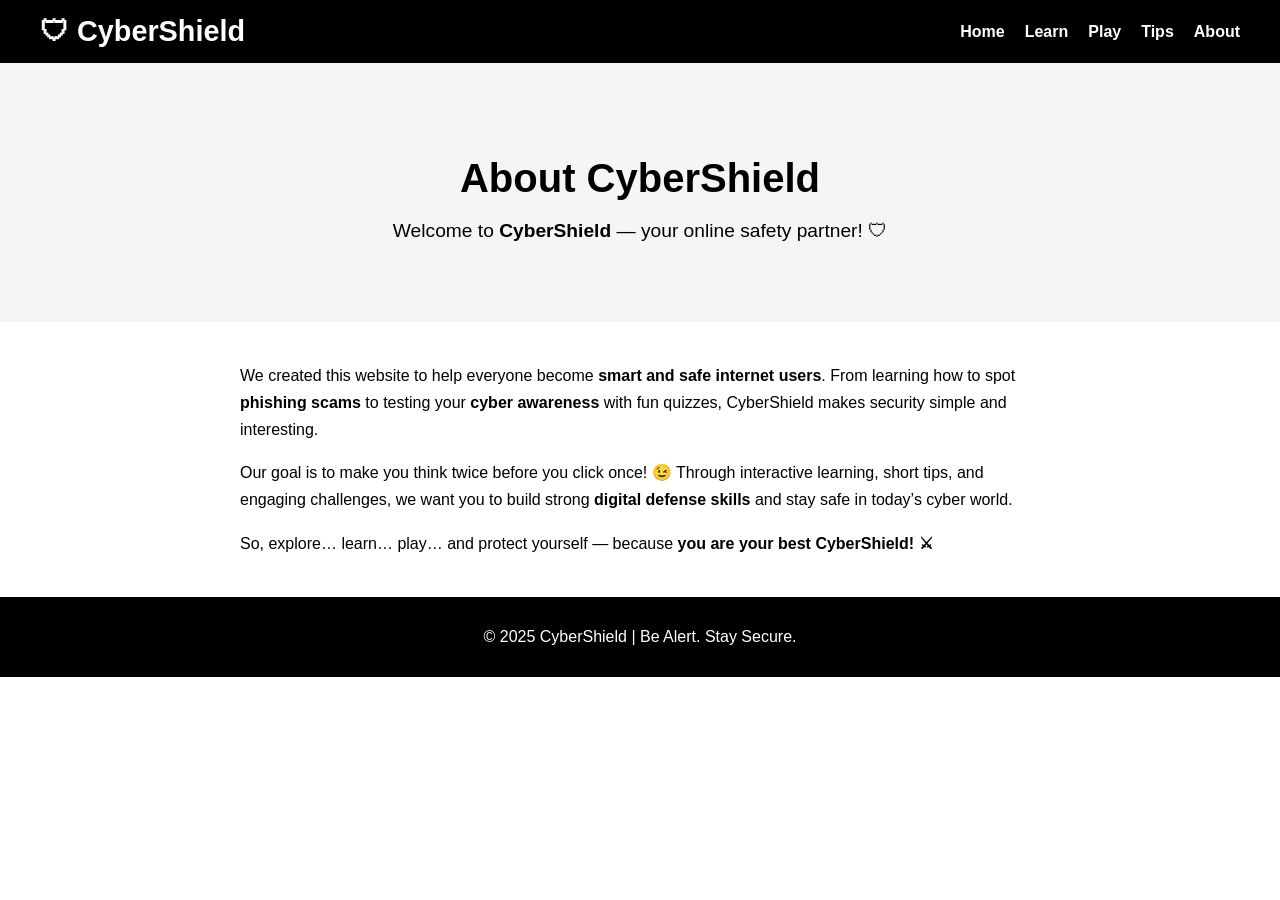
<file: about.html>
<!DOCTYPE html>
<html lang="en">
<head>
  <meta charset="UTF-8">
  <meta name="viewport" content="width=device-width, initial-scale=1.0">
  <title>CyberShield - About</title>
  <link rel="stylesheet" href="about.css">
</head>
<body>
  <header>
    <h1>🛡 CyberShield</h1>
    <nav>
      <a href="../index.html">Home</a>
      <a href="../learn/learn.html">Learn</a>
      <a href="../play/play.html">Play</a>
      <a href="../tips/tips.html">Tips</a>
      <a href="about.html">About</a>
    </nav>
  </header>

  <main>
    <section class="about-hero">
      <h2>About CyberShield</h2>
      <p>Welcome to <strong>CyberShield</strong> — your online safety partner! 🛡</p>
    </section>

    <section class="about-content">
      <p>
        We created this website to help everyone become <strong>smart and safe internet users</strong>. 
        From learning how to spot <strong>phishing scams</strong> to testing your 
        <strong>cyber awareness</strong> with fun quizzes, CyberShield makes security simple and interesting.
      </p>

      <p>
        Our goal is to make you think twice before you click once! 😉 Through interactive learning, short tips, 
        and engaging challenges, we want you to build strong <strong>digital defense skills</strong> 
        and stay safe in today’s cyber world.
      </p>

      <p>
        So, explore… learn… play… and protect yourself — because 
        <strong>you are your best CyberShield! ⚔</strong>
      </p>
    </section>
  </main>

  <footer>
    <p>&copy; 2025 CyberShield | Be Alert. Stay Secure.</p>
  </footer>
</body>
</html>
</file>
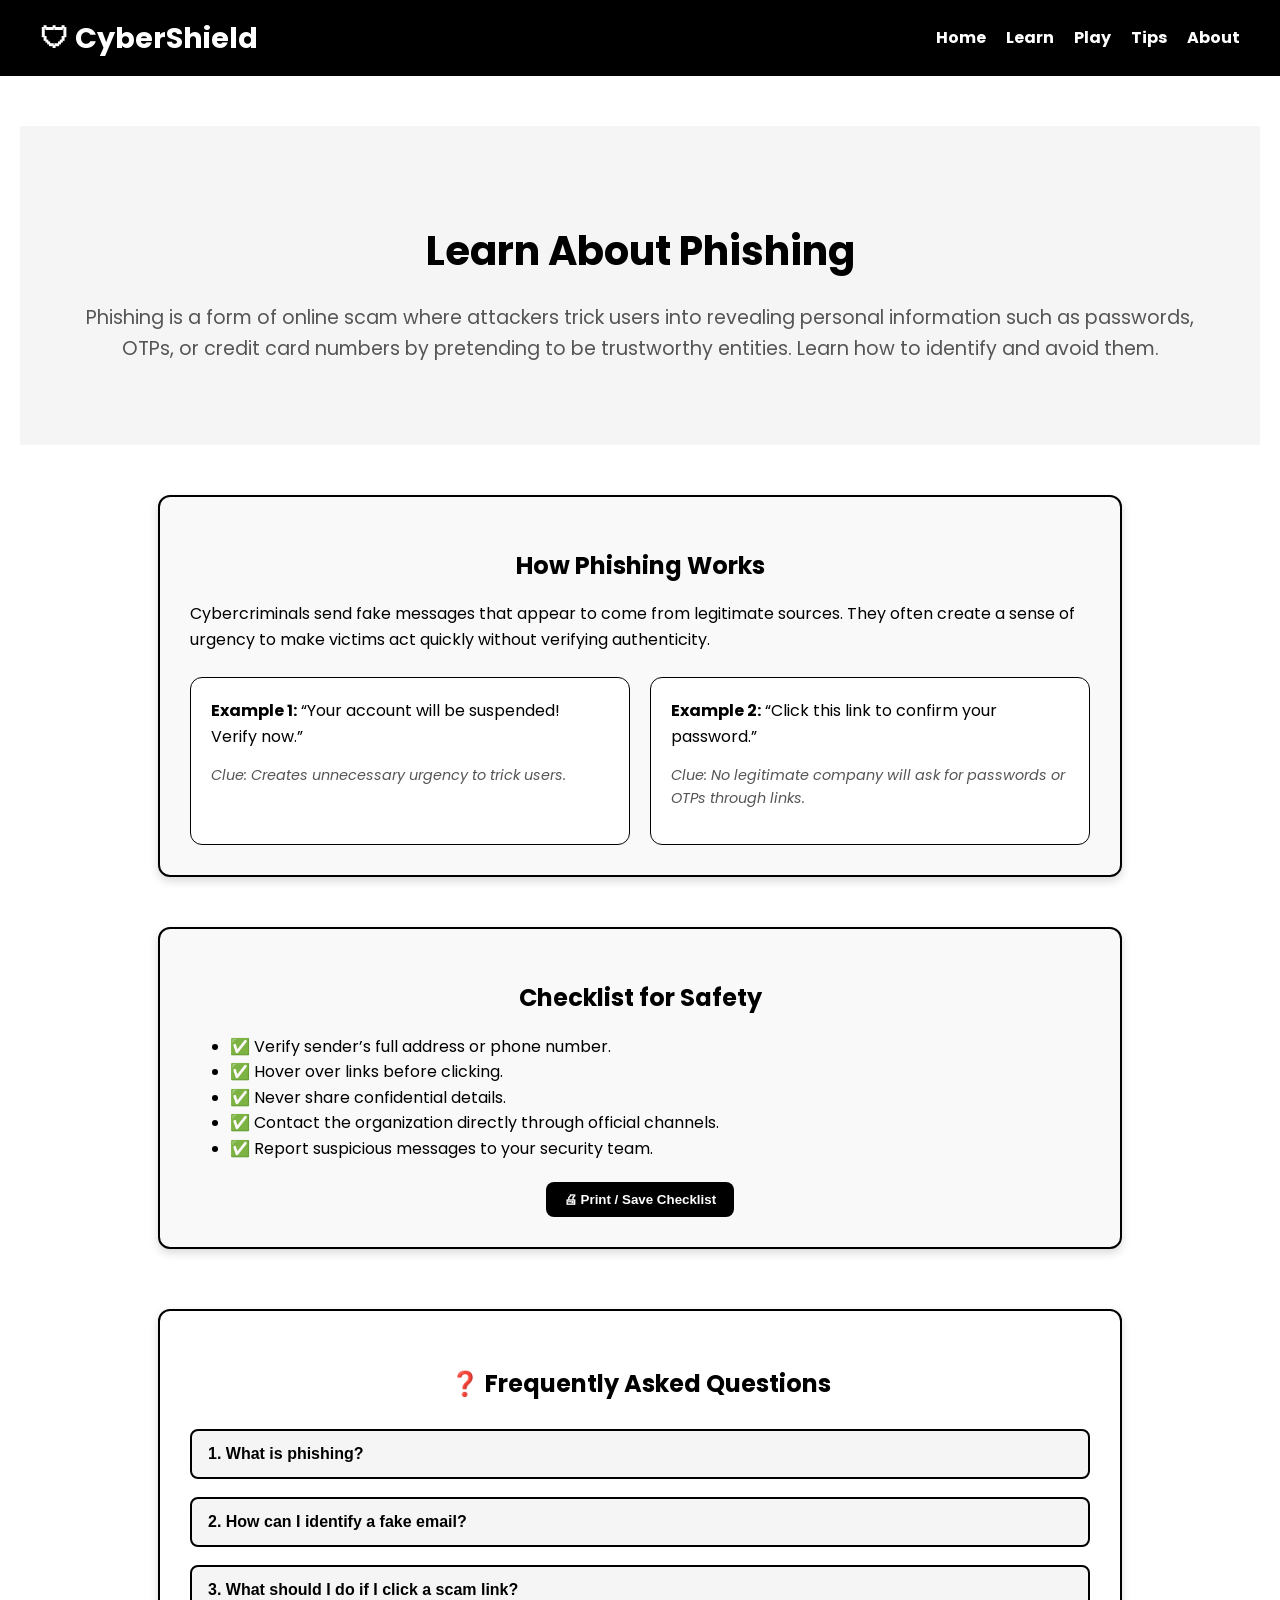
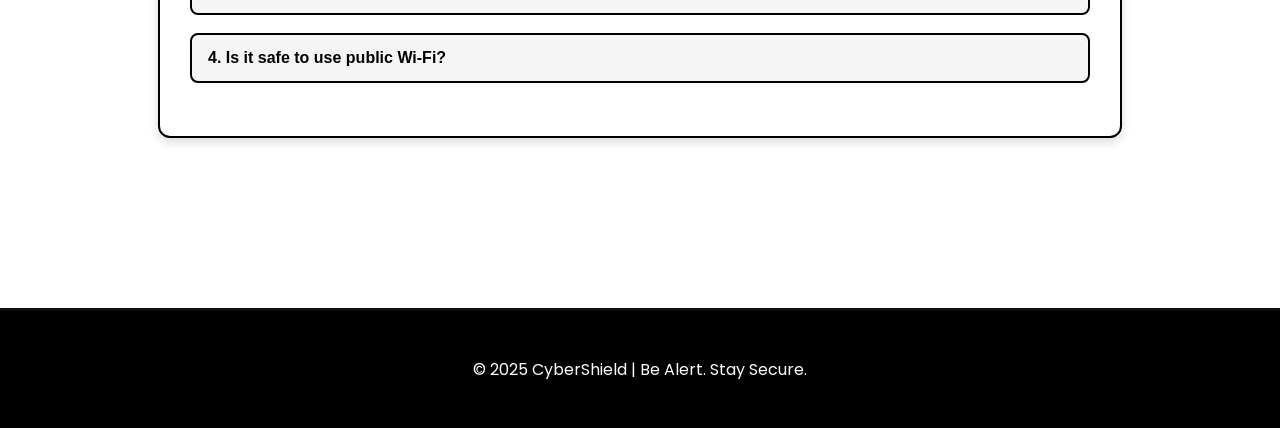
<file: learn/learn.html>
<!DOCTYPE html>
<html lang="en">
<head>
  <meta charset="UTF-8" />
  <meta name="viewport" content="width=device-width, initial-scale=1.0" />
  <title>CyberShield - Learn: Phishing Awareness</title>

  <link href="https://fonts.googleapis.com/css2?family=Poppins:wght@400;500;600&display=swap" rel="stylesheet">
  <link rel="stylesheet" href="../style.css" />
  <link rel="stylesheet" href="learn.css" />
  <script src="learn.js" defer></script>
</head>
<body>
  <header>
    <h1>🛡 CyberShield</h1>
    <nav>
      <a href="../index.html">Home</a>
      <a href="learn.html" class="active">Learn</a>
      <a href="../play/play.html">Play</a>
      <a href="../tips/tips.html">Tips</a>
      <a href="../about.html">About</a>
    </nav>
  </header>

  <main class="learn-container">
    <section class="intro">
      <h1>Learn About Phishing</h1>
      <p>
        Phishing is a form of online scam where attackers trick users into revealing personal information
        such as passwords, OTPs, or credit card numbers by pretending to be trustworthy entities.
        Learn how to identify and avoid them.
      </p>
    </section>

    <section class="card">
      <h2>How Phishing Works</h2>
      <p>
        Cybercriminals send fake messages that appear to come from legitimate sources. They often create a
        sense of urgency to make victims act quickly without verifying authenticity.
      </p>
      <div class="examples">
        <div class="example">
          <strong>Example 1:</strong> “Your account will be suspended! Verify now.”
          <p class="clue">Clue: Creates unnecessary urgency to trick users.</p>
        </div>
        <div class="example">
          <strong>Example 2:</strong> “Click this link to confirm your password.”
          <p class="clue">Clue: No legitimate company will ask for passwords or OTPs through links.</p>
        </div>
      </div>
    </section>

    <section class="card">
      <h2>Checklist for Safety</h2>
      <ul id="checklist">
        <li>✅ Verify sender’s full address or phone number.</li>
        <li>✅ Hover over links before clicking.</li>
        <li>✅ Never share confidential details.</li>
        <li>✅ Contact the organization directly through official channels.</li>
        <li>✅ Report suspicious messages to your security team.</li>
      </ul>
      <div class="buttons">
        <button onclick="printChecklist()">🖨 Print / Save Checklist</button>
      </div>
    </section>

    <section class="faq-section container">
      <h2>❓ Frequently Asked Questions</h2>

      <div class="faq">
        <button class="faq-question">1. What is phishing?</button>
        <div class="faq-answer">
          <p>Phishing is an online scam where attackers impersonate trusted sources to steal information.</p>
        </div>
      </div>

      <div class="faq">
        <button class="faq-question">2. How can I identify a fake email?</button>
        <div class="faq-answer">
          <p>Watch for spelling errors, suspicious senders, and mismatched URLs.</p>
        </div>
      </div>

      <div class="faq">
        <button class="faq-question">3. What should I do if I click a scam link?</button>
        <div class="faq-answer">
          <p>
            Disconnect immediately, change passwords, and report it at
            <a href="https://cybercrime.gov.in" target="_blank">cybercrime.gov.in</a>.
          </p>
        </div>
      </div>

      <div class="faq">
        <button class="faq-question">4. Is it safe to use public Wi-Fi?</button>
        <div class="faq-answer">
          <p>Avoid public Wi-Fi for sensitive tasks; use a VPN if needed.</p>
        </div>
      </div>
    </section>
  </main>

  <footer>
    <p>&copy; 2025 CyberShield | Be Alert. Stay Secure.</p>
  </footer>
</body>
</html>
</file>
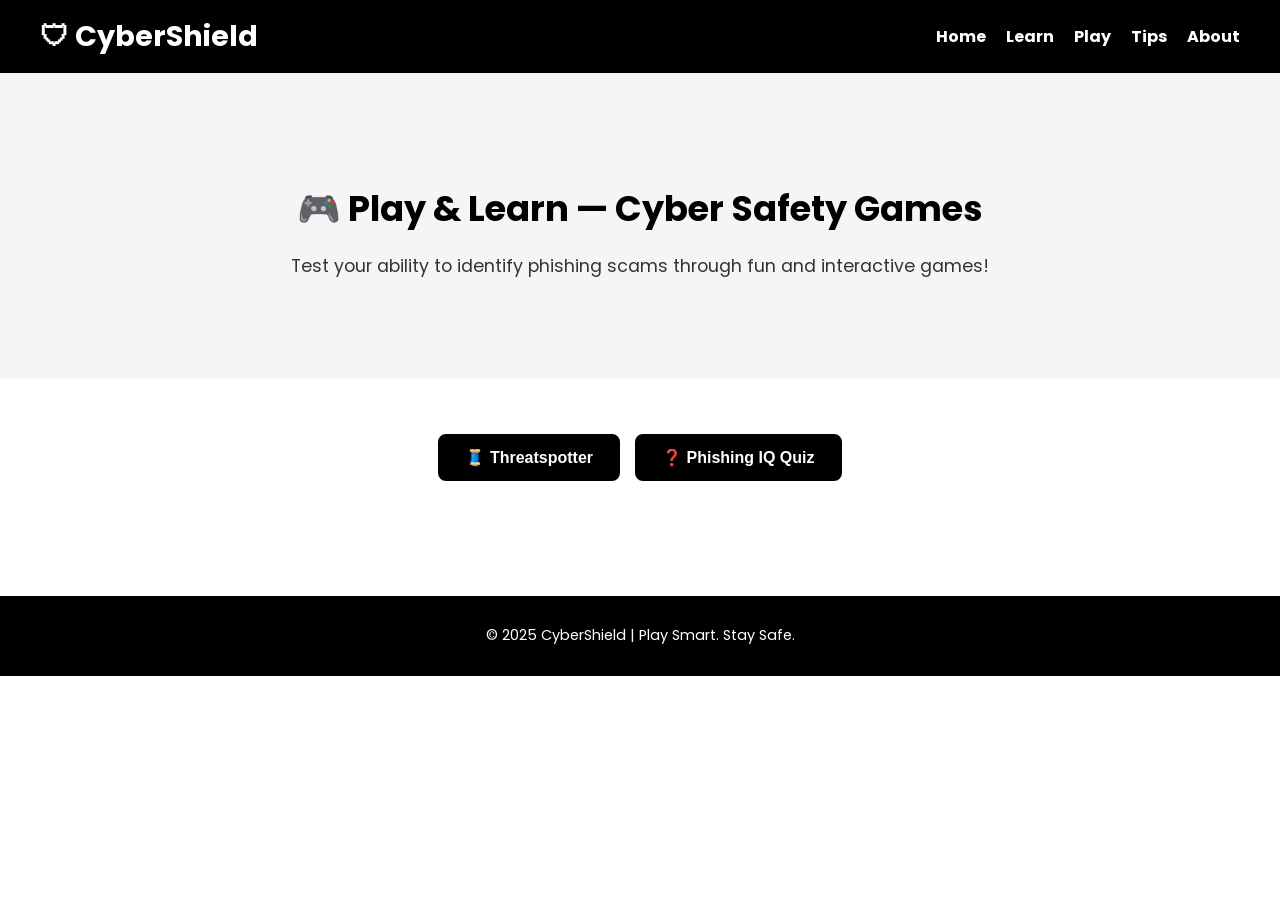
<file: play/play.html>
<!DOCTYPE html>
<html lang="en">
<head>
  <meta charset="UTF-8" />
  <meta name="viewport" content="width=device-width, initial-scale=1.0" />
  <title>CyberShield – Play</title>

  <link href="https://fonts.googleapis.com/css2?family=Poppins:wght@400;500;600&display=swap" rel="stylesheet">
  <link rel="stylesheet" href="../style.css">
  <link rel="stylesheet" href="play.css">
</head>

<body>
  <header>
    <h1>🛡 CyberShield</h1>
    <nav>
      <a href="../index.html">Home</a>
      <a href="../learn/learn.html">Learn</a>
      <a href="play.html" class="active">Play</a>
      <a href="../tips/tips.html">Tips</a>
      <a href="../about.html">About</a>
    </nav>
  </header>

  <section class="hero">
    <h2>🎮 Play & Learn — Cyber Safety Games</h2>
    <p>Test your ability to identify phishing scams through fun and interactive games!</p>
  </section>

  <section class="features play-container">
    <div class="game-buttons">
      <button onclick="showGame('threadspotter')">🧵 Threatspotter</button>
      <button onclick="showGame('quiz')">❓ Phishing IQ Quiz</button>
    </div>

    <div class="game-display">
      <div id="threadspotter" class="game-section">
        <h3>🧵 Threatspotter</h3>
        <p>Identify fake messages from real ones! Watch the thread and spot suspicious clues in each conversation.</p>
        <iframe data-src="Threatspotter.html" id="iframe-threadspotter"></iframe>
      </div>

      <div id="quiz" class="game-section">
        <h3>❓ Phishing Awareness Quiz</h3>
        <p>Answer quick questions to test your scam detection knowledge.</p>
        <iframe data-src="quiz.html" id="iframe-quiz"></iframe>
      </div>
    </div>
  </section>

  <footer>
    <p>&copy; 2025 CyberShield | Play Smart. Stay Safe.</p>
  </footer>

  <script src="play.js"></script>
</body>
</html>
</file>
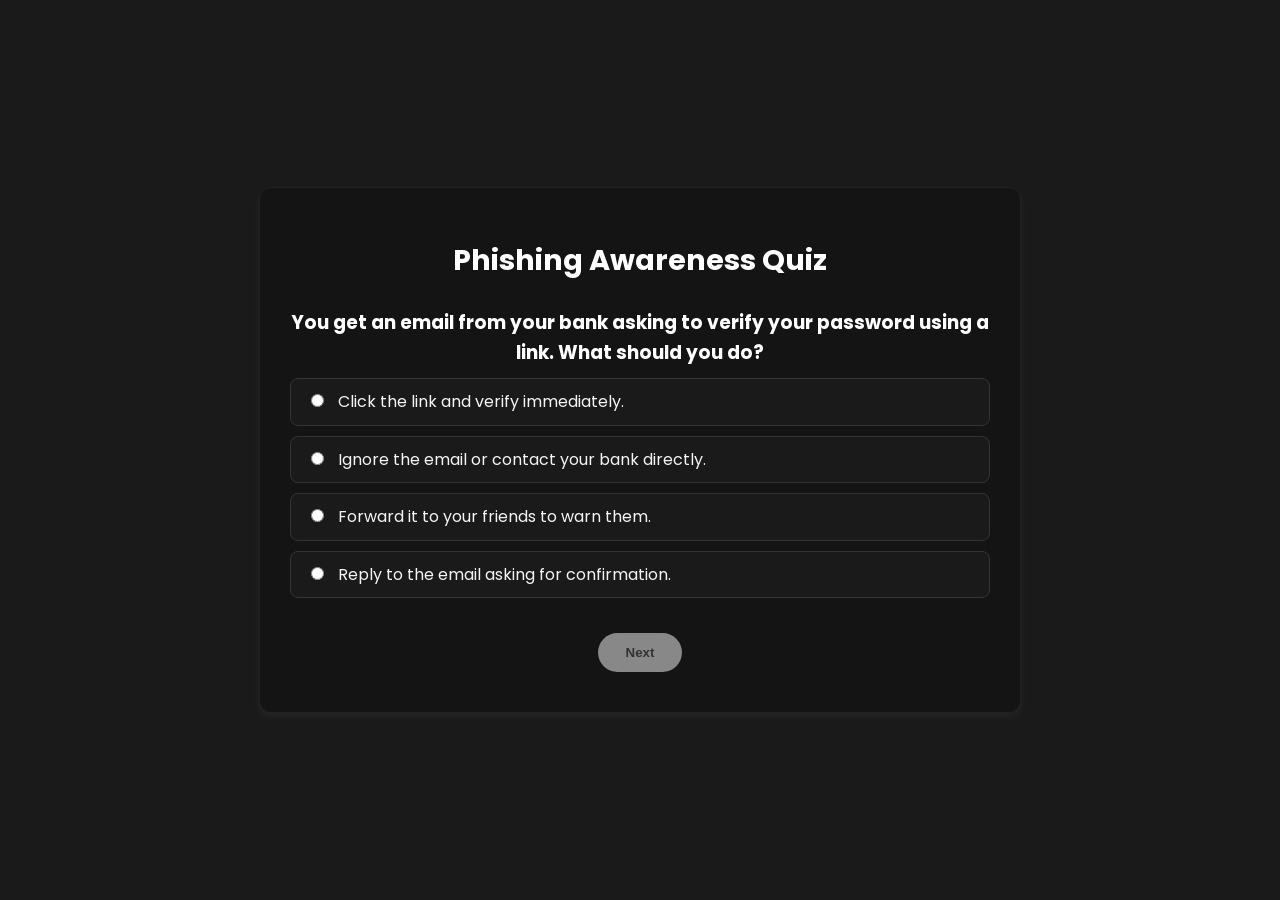
<file: play/quiz.html>
<!DOCTYPE html>
<html lang="en">
<head>
  <meta charset="UTF-8" />
  <meta name="viewport" content="width=device-width, initial-scale=1.0" />
  <title>Phishing Awareness Quiz</title>
  <link href="https://fonts.googleapis.com/css2?family=Poppins:wght@400;500;600&display=swap" rel="stylesheet">

  <style>
    body {
      font-family: "Poppins", sans-serif;
      background-color: #1a1a1a;
      color: #f5f5f5;
      margin: 0;
      padding: 0;
      line-height: 1.6;
      display: flex;
      justify-content: center;
      align-items: center;
      min-height: 100vh;
      overflow: hidden;
    }

    .container {
      background: #141414;
      border: 1px solid #222;
      border-radius: 12px;
      padding: 30px;
      max-width: 700px;
      width: 90%;
      box-shadow: 0 4px 10px rgba(255, 255, 255, 0.05);
      text-align: center;
    }

    h1 {
      color: #fff;
      margin-bottom: 25px;
      font-size: 1.8rem;
    }

    #quiz {
      margin-bottom: 25px;
    }

    .question {
      margin-bottom: 20px;
    }

    .question h3 {
      color: #fff;
      margin-bottom: 10px;
    }

    .options {
      display: flex;
      flex-direction: column;
      gap: 10px;
      text-align: left;
    }

    .options label {
      background: #1a1a1a;
      padding: 10px 15px;
      border-radius: 8px;
      cursor: pointer;
      border: 1px solid #333;
      transition: 0.3s ease;
    }

    .options label:hover {
      background: #222;
    }

    input[type="radio"] {
      margin-right: 10px;
    }

    #results {
      font-weight: 600;
      color: #f5f5f5;
      margin-top: 15px;
    }

    button {
      display: inline-block;
      margin: 10px;
      padding: 12px 28px;
      border: none;
      border-radius: 30px;
      font-weight: 600;
      background: #fff;
      color: #000;
      cursor: pointer;
      transition: 0.3s ease;
    }

    button:hover {
      background: #f1f1f1;
    }

    button:disabled {
      background: #888;
      color: #333;
      cursor: not-allowed;
    }

   
  </style>
</head>

<body>
  <div class="container">
    <h1>Phishing Awareness Quiz</h1>
    <div id="quiz"></div>
    <div id="results"></div>
    <div>
      <button id="next" disabled>Next</button>
      <button id="restart" style="display:none;">Restart Quiz</button>
    </div>
  </div>

  <script>
    const quizData = [
      {
        question: "You get an email from your bank asking to verify your password using a link. What should you do?",
        options: [
          "Click the link and verify immediately.",
          "Ignore the email or contact your bank directly.",
          "Forward it to your friends to warn them.",
          "Reply to the email asking for confirmation."
        ],
        correct: 1
      },
      {
        question: "The sender address looks suspicious (e.g., support@secure-go0gle.com). What’s your next move?",
        options: [
          "Trust it, since it has the word 'Google'.",
          "Delete it or report it as phishing.",
          "Open it to see if it’s real.",
          "Reply to confirm authenticity."
        ],
        correct: 1
      },
      {
        question: "A text message says you won a prize and asks for your credit card info. You should:",
        options: [
          "Provide your details to claim it.",
          "Ignore or delete it.",
          "Click the link to check.",
          "Share it on social media."
        ],
        correct: 1
      }
    ];

    let currentQuestion = 0;
    let score = 0;

    const quizContainer = document.getElementById("quiz");
    const resultsContainer = document.getElementById("results");
    const nextBtn = document.getElementById("next");
    const restartBtn = document.getElementById("restart");

    function showQuestion() {
      const q = quizData[currentQuestion];
      quizContainer.innerHTML = `
        <div class="question">
          <h3>${q.question}</h3>
          <div class="options">
            ${q.options.map((option, index) => `
              <label>
                <input type="radio" name="question" value="${index}">
                ${option}
              </label>
            `).join('')}
          </div>
        </div>
      `;

      nextBtn.disabled = true;

      document.querySelectorAll('input[name="question"]').forEach(input => {
        input.addEventListener("change", () => (nextBtn.disabled = false));
      });
    }

    function showResults() {
      quizContainer.innerHTML = "";
      resultsContainer.innerHTML = `🎯 You scored ${score} / ${quizData.length}`;
      nextBtn.style.display = "none";
      restartBtn.style.display = "inline-block";
    }

    nextBtn.addEventListener("click", () => {
      const selected = document.querySelector('input[name="question"]:checked');
      if (!selected) return;

      const answer = parseInt(selected.value);
      if (answer === quizData[currentQuestion].correct) score++;

      currentQuestion++;

      if (currentQuestion < quizData.length) {
        showQuestion();
      } else {
        showResults();
      }
    });

    restartBtn.addEventListener("click", () => {
      currentQuestion = 0;
      score = 0;
      resultsContainer.innerHTML = "";
      restartBtn.style.display = "none";
      nextBtn.style.display = "inline-block";
      showQuestion();
    });

    showQuestion();
  </script>
</body>
</html>
</file>
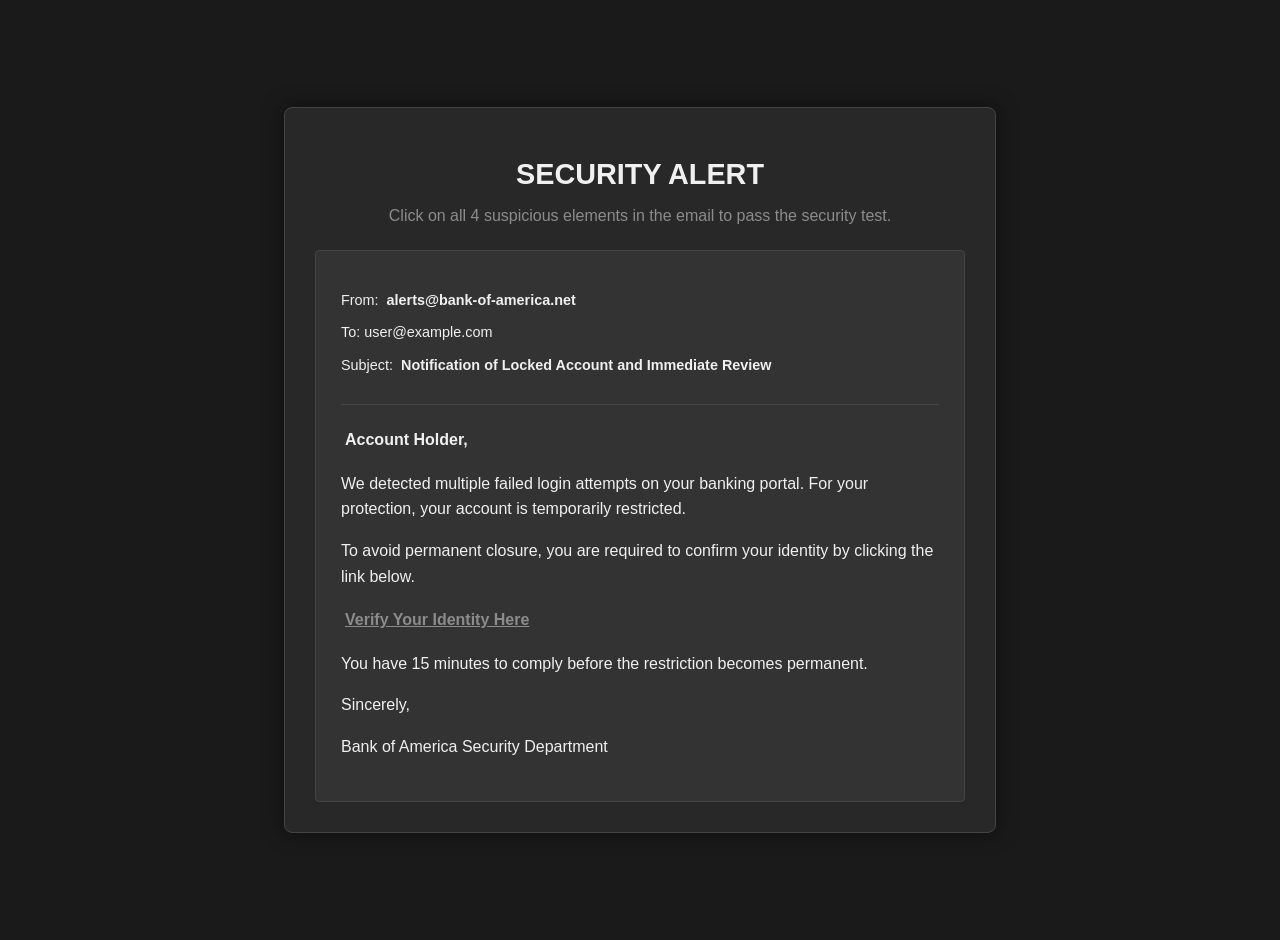
<file: play/threatspotter.html>
<!DOCTYPE html>
<html lang="en">
<head>
    <meta charset="UTF-8">
    <meta name="viewport" content="width=device-width, initial-scale=1.0">
    <title>Threatspotter - Spot the Threat</title>
    <style>
        :root {
            --bg-color: #1a1a1a;
            --container-bg: #282828;
            --text-color: #f0f0f0;
            --border-color: #444;
            --highlight-color: #555;
            --success-color: #4CAF50; 
            --error-color: #F44336; 
            --link-color: #8c8c8c;
        }

        body {
            font-family: 'Segoe UI', Tahoma, Geneva, Verdana, sans-serif;
            background-color: var(--bg-color);
            color: var(--text-color);
            margin: 0;
            padding: 20px;
            display: flex;
            justify-content: center;
            align-items: center;
            min-height: 100vh;
        }

        .container {
            background-color: var(--container-bg);
            padding: 30px;
            border-radius: 8px;
            box-shadow: 0 0 20px rgba(0, 0, 0, 0.5);
            max-width: 650px;
            width: 100%;
            border: 1px solid var(--border-color);
        }

        h1 {
            color: var(--text-color);
            text-align: center;
            margin-bottom: 5px;
            font-size: 1.8em;
        }

        .instruction {
            text-align: center;
            color: var(--link-color);
            margin-bottom: 25px;
        }

        .email-mockup {
            border: 1px solid var(--border-color);
            border-radius: 4px;
            padding: 25px;
            background-color: #333333;
        }

        .email-header {
            margin-bottom: 20px;
            border-bottom: 1px solid var(--border-color);
            padding-bottom: 15px;
            font-size: 0.9em;
        }

        .email-body p {
            line-height: 1.6;
        }

        .call-to-action a {
            color: var(--link-color);
            text-decoration: underline;
        }

        .phishing-target {
            cursor: pointer;
            font-weight: bold;
            padding: 2px 4px;
            transition: background-color 0.15s, color 0.15s;
            display: inline-block;
        }

        .phishing-target:hover {
            background-color: var(--highlight-color);
            color: #fff;
            border-radius: 2px;
        }

        .highlight-correct {
            background-color: var(--success-color);
            color: #000;
            border-radius: 2px;
            font-weight: 700;
        }

        .feedback {
            margin-top: 25px;
            padding: 15px;
            border-radius: 4px;
            text-align: center;
            font-weight: bold;
            display: none;
            border: 1px solid;
        }

        .correct {
            background-color: #3a473b;
            color: var(--success-color);
            border-color: var(--success-color);
        }

        .incorrect {
            background-color: #4a3a3a;
            color: var(--error-color);
            border-color: var(--error-color);
        }

        #reset-button {
            display: block;
            margin: 20px auto 0;
            padding: 10px 20px;
            background-color: var(--highlight-color);
            color: var(--text-color);
            border: 1px solid var(--border-color);
            border-radius: 4px;
            cursor: pointer;
            font-size: 1em;
            transition: background-color 0.2s;
        }

        #reset-button:hover {
            background-color: #666;
        }
    </style>
</head>
<body>
    <div class="container">
        <h1>SECURITY ALERT</h1>
        <p class="instruction" id="instruction-text">Click on all the suspicious elements in the email to pass the security test.</p>

        <div class="email-mockup" id="email-container"></div>

        <div id="feedback" class="feedback"></div>
        <button id="reset-button" style="display: none;">Start New Test</button>
    </div>

    <script>
        document.addEventListener('DOMContentLoaded', () => {
            const scenarios = [
                {
                    id: 'amazon',
                    clues: ['sender-address', 'subject-urgency', 'link-suspicious', 'greeting-vague'],
                    html: `
                        <div class="email-header">
                            <p>From: <span class="phishing-target" data-target="sender-address">admin@amaz0n-support.com</span></p>
                            <p>To: user@example.com</p>
                            <p>Subject: <span class="phishing-target" data-target="subject-urgency">Immediate Action Required: Unauthorized Purchase</span></p>
                        </div>
                        <div class="email-body">
                            <p><span class="phishing-target" data-target="greeting-vague">Dear Valued Customer,</span></p>
                            <p>A recent purchase of an Apple Watch ($799.00) has been charged to your account. This transaction was flagged as high-risk.</p>
                            <p>If this was not you, you must cancel the order immediately to prevent shipping and a permanent charge to your credit card.</p>
                            <p class="call-to-action">
                                <a href="#" class="phishing-target" data-target="link-suspicious">*Click Here to STOP the Transaction and View Invoice*</a>
                            </p>
                            <p>Failure to click the cancellation link within the next 30 minutes will confirm the order.</p>
                            <p>Thank you,</p>
                            <p>Amazon Security Team</p>
                        </div>
                    `
                },
                {
                    id: 'microsoft',
                    clues: ['sender-address', 'link-suspicious', 'greeting-vague', 'grammatical-error'],
                    html: `
                        <div class="email-header">
                            <p>From: <span class="phishing-target" data-target="sender-address">security@micro-soft.co</span></p>
                            <p>To: user@example.com</p>
                            <p>Subject: Your password expires today</p>
                        </div>
                        <div class="email-body">
                            <p><span class="phishing-target" data-target="greeting-vague">Hello User,</span></p>
                            <p>Your Microsoft 365 password is due to expire. You must reset it now to keep access to all your files. The system cannot wait.</p>
                            <p>If you fail to reset <span class="phishing-target" data-target="grammatical-error">their</span> password, your account will be locked permanent.</p>
                            <p class="call-to-action">
                                <a href="#" class="phishing-target" data-target="link-suspicious">Click Here to Renew Your Password Securely</a>
                            </p>
                            <p>Thanks,</p>
                            <p>The Microsoft Team</p>
                        </div>
                    `
                },
                {
                    id: 'bank',
                    clues: ['sender-address', 'subject-urgency', 'link-suspicious', 'greeting-vague'],
                    html: `
                        <div class="email-header">
                            <p>From: <span class="phishing-target" data-target="sender-address">alerts@bank-of-america.net</span></p>
                            <p>To: user@example.com</p>
                            <p>Subject: <span class="phishing-target" data-target="subject-urgency">Notification of Locked Account and Immediate Review</span></p>
                        </div>
                        <div class="email-body">
                            <p><span class="phishing-target" data-target="greeting-vague">Account Holder,</span></p>
                            <p>We detected multiple failed login attempts on your banking portal. For your protection, your account is temporarily restricted.</p>
                            <p>To avoid permanent closure, you are required to confirm your identity by clicking the link below.</p>
                            <p class="call-to-action">
                                <a href="#" class="phishing-target" data-target="link-suspicious">Verify Your Identity Here</a>
                            </p>
                            <p>You have 15 minutes to comply before the restriction becomes permanent.</p>
                            <p>Sincerely,</p>
                            <p>Bank of America Security Department</p>
                        </div>
                    `
                },
                {
                    id: 'hr',
                    clues: ['sender-address', 'subject-urgency', 'link-suspicious', 'attachment-suspicious'],
                    html: `
                        <div class="email-header">
                            <p>From: <span class="phishing-target" data-target="sender-address">hr-payroll@yourcompany.co.org</span></p>
                            <p>To: All Employees</p>
                            <p>Subject: <span class="phishing-target" data-target="subject-urgency">Critical: New Policy & Backpay Calculation Error</span></p>
                        </div>
                        <div class="email-body">
                            <p>Hi Team,</p>
                            <p>Please find attached the new mandatory HR policy regarding remote work stipends. This policy is effective immediately.</p>
                            <p>Due to a calculation error, a backpay adjustment must be made. Please open the attachment and click 'Agree' to confirm your payment information for the immediate wire transfer.</p>
                            <p class="call-to-action">
                                <a href="#" class="phishing-target" data-target="link-suspicious">Click Here to Download and Review the Policy</a>
                            </p>
                            <p>Attachment: <span class="phishing-target" data-target="attachment-suspicious">PAYROLL_UPDATE_Q4.zip</span></p>
                            <p>Best Regards,</p>
                            <p>HR Department</p>
                        </div>
                    `
                }
            ];

            const emailContainer = document.getElementById('email-container');
            const feedbackDiv = document.getElementById('feedback');
            const resetButton = document.getElementById('reset-button');
            const instructionText = document.getElementById('instruction-text');

            let currentScenario = null;
            let clickedCorrectTargets = new Set();
            let gameActive = true;
            let lastScenarioId = null;

            function selectNewScenario() {
                const availableScenarios = scenarios.filter(s => s.id !== lastScenarioId);
                const randomIndex = Math.floor(Math.random() * availableScenarios.length);
                currentScenario = availableScenarios[randomIndex];
                lastScenarioId = currentScenario.id;
            }

            function loadScenario() {
                gameActive = true;
                clickedCorrectTargets.clear();
                feedbackDiv.style.display = 'none';
                resetButton.style.display = 'none';

                selectNewScenario();
                emailContainer.innerHTML = currentScenario.html;

                instructionText.innerHTML = `Click on all ${currentScenario.clues.length} suspicious elements in the email to pass the security test.`;

                const targets = emailContainer.querySelectorAll('.phishing-target');
                targets.forEach(target => {
                    target.addEventListener('click', handleTargetClick);
                    target.style.pointerEvents = 'auto';
                });
            }

            function handleTargetClick(e) {
                e.preventDefault();

                const target = e.currentTarget;
                const targetType = target.getAttribute('data-target');

                if (!gameActive || clickedCorrectTargets.has(targetType)) return;

                if (currentScenario.clues.includes(targetType)) {
                    target.classList.add('highlight-correct');
                    clickedCorrectTargets.add(targetType);

                    const name = targetType.replace('-', ' ');
                    showFeedback(`Threat spotted! You identified the suspicious ${name}.`, 'correct');

                    if (clickedCorrectTargets.size === currentScenario.clues.length) {
                        endGame(true);
                    }
                } else {
                    showFeedback('That element appears secure. Keep looking for the clear threats!', 'incorrect');
                }
            }

            function showFeedback(message, type) {
                feedbackDiv.textContent = `(${clickedCorrectTargets.size}/${currentScenario.clues.length} found) ${message}`;
                feedbackDiv.className = `feedback ${type}`;
                feedbackDiv.style.display = 'block';
            }

            function endGame(isWin) {
                gameActive = false;
                const targets = emailContainer.querySelectorAll('.phishing-target');
                targets.forEach(target => target.style.pointerEvents = 'none');
                resetButton.style.display = 'block';

                if (isWin) {
                    showFeedback('SUCCESS! You correctly identified ALL phishing threats and passed the security test!', 'correct');
                } else {
                    showFeedback('GAME OVER. You failed to spot all the threats.', 'incorrect');
                }
            }

            resetButton.addEventListener('click', loadScenario);
            loadScenario();
        });
    </script>
</body>
</html>
</file>
<file: about.css>
body {
    font-family: Arial, sans-serif;
    margin: 0;
    background-color: #fff;
    color: #000;
  }
  
  header {
    background-color: #000;
    color: #fff;
    display: flex;
    justify-content: space-between;
    align-items: center;
    padding: 15px 40px;
    position: sticky;
    top: 0;
    z-index: 100;
  }
  
  header h1 {
    margin: 0;
    font-size: 1.8em;
  }

  nav {
    display: flex;
    gap: 20px;
  }
  
  nav a {
    color: #fff;
    text-decoration: none;
    font-weight: bold;
    transition: color 0.3s;
  }
  
  nav a:hover {
    color: #aaa;
  }
  
  .about-hero {
    text-align: center;
    padding: 60px 20px;
    background-color: #f5f5f5;
  }
  
  .about-hero h2 {
    font-size: 2.5em;
    margin-bottom: 15px;
  }
  
  .about-hero p {
    font-size: 1.2em;
  }
  
  .about-content {
    max-width: 800px;
    margin: 40px auto;
    line-height: 1.7;
    padding: 0 20px;
  }
  
  footer {
    background-color: #000;
    color: #fff;
    text-align: center;
    padding: 15px 30px;
  }
</file>
<file: style.css>
body {
  font-family: Arial, sans-serif;
  margin: 0;
  background-color: #fff;
  color: #000;
}

header {
  background-color: #000;
  color: #fff;
  display: flex;
  justify-content: space-between;
  align-items: center;
  padding: 15px 40px;
  position: sticky;
  top: 0;
  z-index: 100;
}

header h1 {
  margin: 0;
  font-size: 1.8em;
}

nav {
  display: flex;
  gap: 20px;
}

nav a {
  color: #fff;
  text-decoration: none;
  font-weight: bold;
  transition: color 0.3s;
}

nav a:hover {
  color: #aaa;
}

.hero {
  text-align: center;
  padding: 80px 20px;
  background-color: #f5f5f5;
  color: #000;
}

.hero h2 {
  font-size: 2.5em;
  margin-bottom: 15px;
}

.hero p {
  font-size: 1.2em;
  margin-bottom: 20px;
}

.btn {
  display: inline-block;
  background-color: #000;
  color: #fff;
  padding: 12px 25px;
  text-decoration: none;
  border-radius: 8px;
  font-weight: bold;
  transition: 0.3s;
}

.btn:hover {
  background-color: #333;
  transform: scale(1.05);
}

.features {
  display: flex;
  justify-content: space-around;
  flex-wrap: wrap;
  padding: 50px 20px;
  background-color: #fff;
}

.feature-card {
  background-color: #f9f9f9;
  border: 2px solid #000;
  border-radius: 15px;
  padding: 25px;
  margin: 15px;
  width: 280px;
  text-align: center;
  transition: transform 0.3s ease, box-shadow 0.3s ease;
}

.feature-card:hover {
  transform: translateY(-10px);
  box-shadow: 0 8px 15px rgba(0,0,0,0.2);
}

footer {
  background-color: #000;
  color: #fff;
  text-align: center;
  padding: 15px 30px;
}
</file>
<file: learn/learn.css>
:root {
  --bg: #ffffff;
  --card: #f9f9f9;
  --text: #000000;
  --muted: #555555;
  --accent: #000000;
  --hover: #e5e5e5;
  --radius: 12px;
  --shadow: 0 4px 10px rgba(0, 0, 0, 0.15);
}

body {
  font-family: "Poppins", sans-serif;
  background: var(--bg);
  color: var(--text);
  margin: 0;
  line-height: 1.6;
}

.learn-container {
  padding: 50px 20px;
}

.intro {
  text-align: center;
  background: #f5f5f5;
  padding: 60px 20px;
  border-bottom: 0px solid #000;
}

.intro h1 {
  font-size: 2.5rem;
  margin-bottom: 12px;
}

.intro p {  
  font-size: 1.2em;
  margin: 20px;
  color: var(--muted);
}

.card {
  background: var(--card);
  border: 2px solid #000;
  border-radius: var(--radius);
  box-shadow: var(--shadow);
  margin: 50px auto;
  max-width: 900px;
  padding: 30px;
}

.card h2 {
  text-align: center;
  margin-bottom: 15px;
}


.examples {
  display: grid;
  grid-template-columns: repeat(auto-fit, minmax(270px, 1fr));
  gap: 20px;
  margin-top: 25px;
}

.example {
  background: #fff;
  border: 1.5px solid #000;
  border-radius: var(--radius);
  padding: 20px;
  transition: 0.3s;
}

.example:hover {
  transform: translateY(-5px);
  box-shadow: var(--shadow);
}

.clue {
  font-style: italic;
  font-size: 0.9rem;
  color: var(--muted);
}

.buttons {
  text-align: center;
  margin-top: 20px;
}

button {
  background: var(--accent);
  color: #fff;
  border: none;
  padding: 10px 18px;
  border-radius: 8px;
  font-weight: 600;
  cursor: pointer;
  transition: 0.2s ease;
}

button:hover {
  background: #333;
  transform: scale(1.05);
}

.faq-section {
  max-width: 900px;
  margin: 60px auto;
  background: #fff;
  border: 2px solid #000;
  border-radius: var(--radius);
  padding: 35px 30px;
  box-shadow: var(--shadow);
}

.faq-section h2 {
  text-align: center;
  margin-bottom: 25px;
}

.faq {
  margin-bottom: 18px;
}

.faq-question {
  width: 100%;
  text-align: left;
  background: #f5f5f5;
  color: var(--text);
  border: 2px solid #000;
  padding: 14px 16px;
  font-size: 16px;
  border-radius: 8px;
  cursor: pointer;
  transition: 0.3s;
}

.faq-question:hover {
  background: #000;
  color: #fff;
}

.faq-answer {
  display: none;
  background: #fafafa;
  border-left: 3px solid #000;
  margin-top: 8px;
  padding: 12px 18px;
  border-radius: 8px;
}

footer {
  background: #000;
  color: #fff;
  text-align: center;
  padding: 30px;
  margin-top: 60px;
  border-top: 3px solid #111;
}
</file>
<file: play/play.css>
body {
  font-family: 'Poppins', sans-serif;
  background-color: #fff;
  color: #000;
  margin: 0;
}

.hero {
  text-align: center;
  padding: 80px 20px;
  background-color: #f5f5f5;
  color: #000;
}

.hero h2 {
  font-size: 2.2em;
  margin-bottom: 10px;
}

.hero p {
  font-size: 1.1em;
  color: #333;
}

.play-container {
  padding: 40px 20px;
  text-align: center;
  display: flex;
  flex-direction: column;
  align-items: center;
}

.game-buttons {
  display: flex;
  justify-content: center;
  align-items: center;
  gap: 15px;
  flex-wrap: wrap;
  margin-bottom: 30px;
  
  top: 70px; 
  background-color: #fff;
  z-index: 10;
  padding: 15px 0;
  border-bottom: 0px solid #000;
}

/* Button Design */
.game-buttons button {
  background-color: #000;
  color: #fff;
  border: 2px solid #000;
  padding: 12px 25px;
  border-radius: 8px;
  font-size: 1rem;
  cursor: pointer;
  font-weight: 600;
  transition: all 0.3s ease;
}

.game-buttons button:hover {
  background-color: #333;
  transform: scale(1.05);
}

.game-buttons button.active {
  background-color: #fff;
  color: #000;
}

.game-display {
  width: 100%;
  max-width: 1000px;
  margin: 0 auto;
}

.game-section {
  width: 100%;
  max-width: 1000px;
  margin: 0 auto 40px;
  display: none;
  background-color: #f9f9f9;
  border: 2px solid #000;
  border-radius: 15px;
  padding: 25px;
  text-align: center;
  transition: transform 0.3s ease, box-shadow 0.3s ease;
}

.game-section.active {
  display: block;
}

.game-section h3 {
  margin-bottom: 8px;
  font-size: 1.5em;
}

.game-section p {
  font-size: 1em;
  color: #333;
}

iframe {
  width: 100%;
  height: 500px;
  border: none;
  border-radius: 10px;
  display: block;
  margin: 20px auto;
  background-color: #fff;
  transition: height 0.3s ease-in-out;
}

footer {
  background-color: #000;
  color: #fff;
  text-align: center;
  padding: 15px 30px;
  font-size: 0.9em;
  margin-top: 30px;
}
</file>
